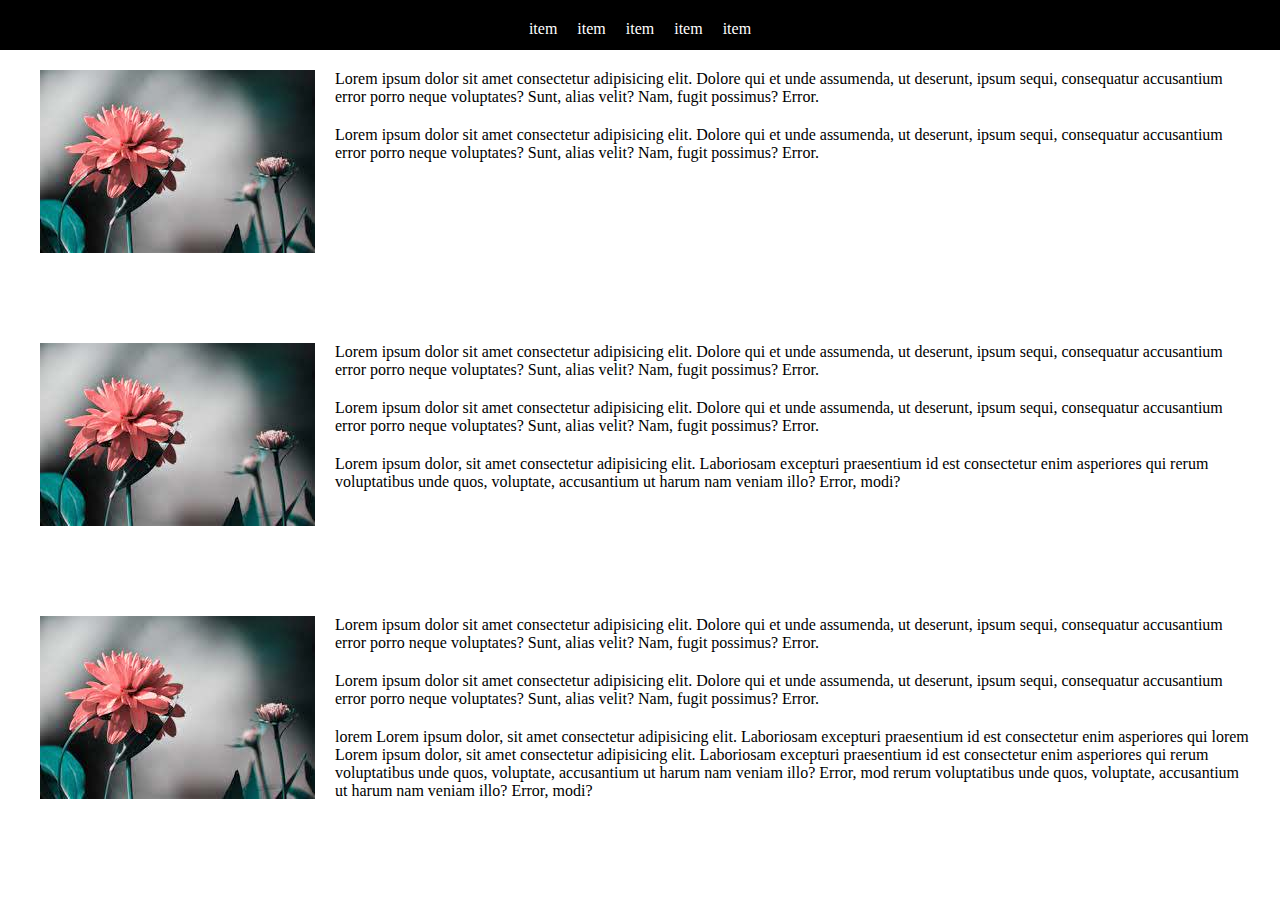
<file: ex-1/index.html>
<!DOCTYPE html>
<html lang="en">
<head>
    <meta charset="UTF-8">
    <meta name="viewport" content="width=device-width, initial-scale=1.0">
    <title>Menu</title>
    <link rel="stylesheet" href="./master.css">
</head>
<body>
    <nav>
        <a href="#menu" class="icon menu-icon">
            <span></span>
            <span></span>
            <span></span>
        </a>
        <ul id="menu">
            <li><a href="">item</a></li> 
            <li><a href="">item</a></li> 
            <li><a href="">item</a></li> 
            <li><a href="">item</a></li> 
            <li><a href="">item</a></li> 
        </ul>
        <a href="#" class="icon close-icon">
            <span></span>
            <span></span>
        </a>
    </nav>
    <main>
        <div class="card">
            <img src="./download.jpg" alt="">
            <div>
                <p>Lorem ipsum dolor sit amet consectetur adipisicing elit. Dolore qui et unde assumenda, ut deserunt, ipsum sequi, consequatur accusantium error porro neque voluptates? Sunt, alias velit? Nam, fugit possimus? Error.
                <p>Lorem ipsum dolor sit amet consectetur adipisicing elit. Dolore qui et unde assumenda, ut deserunt, ipsum sequi, consequatur accusantium error porro neque voluptates? Sunt, alias velit? Nam, fugit possimus? Error.
        
            </div>

        </div>
        <div  class="card">
            <img src="./download.jpg" alt="">
            <div>
                <p>Lorem ipsum dolor sit amet consectetur adipisicing elit. Dolore qui et unde assumenda, ut deserunt, ipsum sequi, consequatur accusantium error porro neque voluptates? Sunt, alias velit? Nam, fugit possimus? Error.
                <p>Lorem ipsum dolor sit amet consectetur adipisicing elit. Dolore qui et unde assumenda, ut deserunt, ipsum sequi, consequatur accusantium error porro neque voluptates? Sunt, alias velit? Nam, fugit possimus? Error.
                <p>Lorem ipsum dolor, sit amet consectetur adipisicing elit. Laboriosam excepturi praesentium id est consectetur enim asperiores qui rerum voluptatibus unde quos, voluptate, accusantium ut harum nam veniam illo? Error, modi?

                </p>
            </div>
        </div>
        <div class="card">
            <img src="./download.jpg" alt="">
            <div>
                <p>Lorem ipsum dolor sit amet consectetur adipisicing elit. Dolore qui et unde assumenda, ut deserunt, ipsum sequi, consequatur accusantium error porro neque voluptates? Sunt, alias velit? Nam, fugit possimus? Error.
                <p>Lorem ipsum dolor sit amet consectetur adipisicing elit. Dolore qui et unde assumenda, ut deserunt, ipsum sequi, consequatur accusantium error porro neque voluptates? Sunt, alias velit? Nam, fugit possimus? Error.
                <p> lorem Lorem ipsum dolor, sit amet consectetur adipisicing elit. Laboriosam excepturi praesentium id est consectetur enim asperiores qui lorem Lorem ipsum dolor, sit amet consectetur adipisicing elit. Laboriosam excepturi praesentium id est consectetur enim asperiores qui rerum voluptatibus unde quos, voluptate, accusantium ut harum nam veniam illo? Error, mod rerum voluptatibus unde quos, voluptate, accusantium ut harum nam veniam illo? Error, modi?
                    
                </p>
            </div>


        </div>

       
    </main>
    
</body>
</html>
</file>
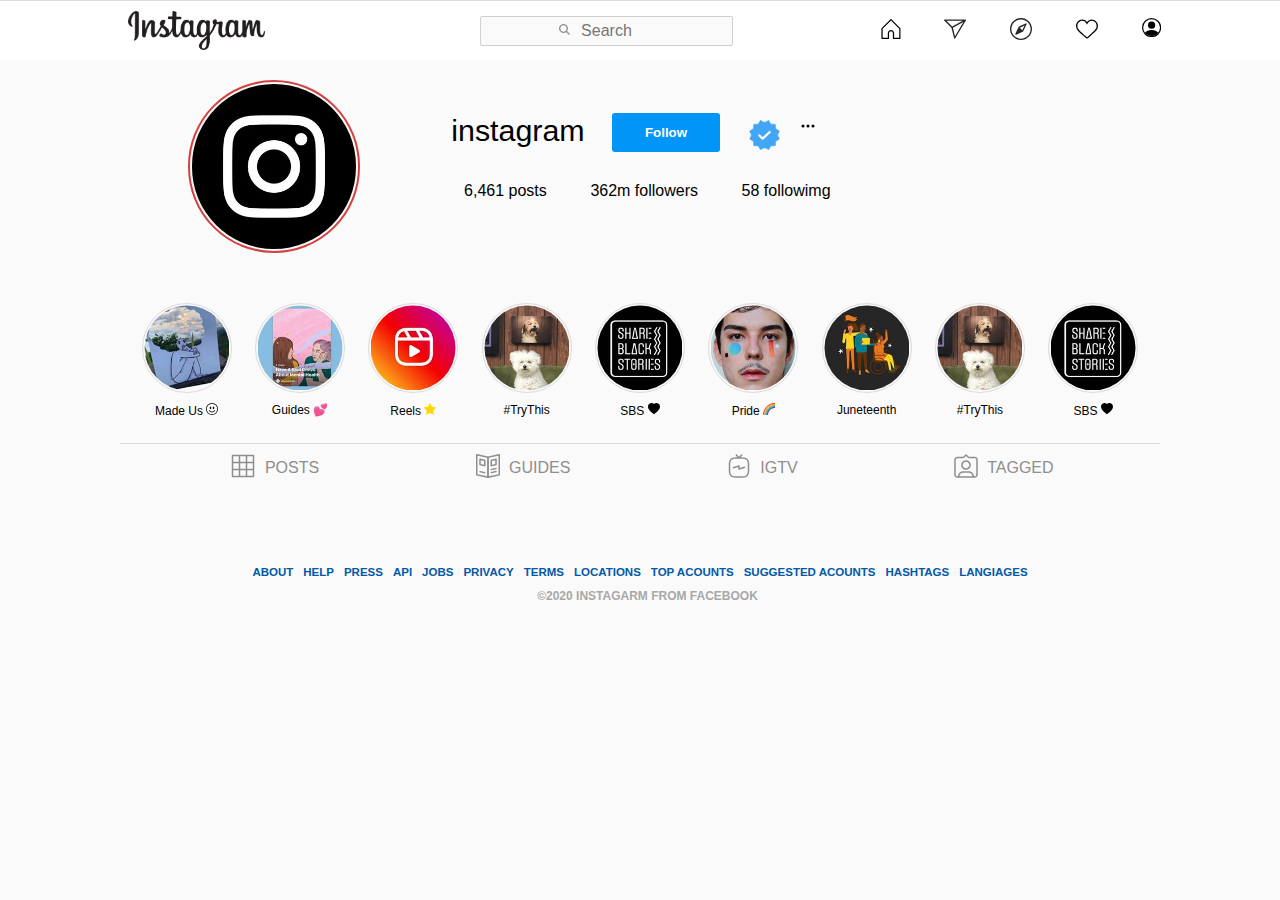
<file: ex-2/index.html>
<!DOCTYPE html>
<html lang="en">
<head>
    <meta charset="UTF-8">
    <meta name="viewport" content="width=device-width, initial-scale=1.0">
    <title>Instagram</title>
    <link rel="stylesheet" href="./css/master.min.css">
</head>
<body >
    <nav class="col-xs-12 col-sm-12  row">
        <div class="dis1 col-sm-3 nav-left">
            <img src="./img/insta.png" alt="">
        </div>
        <div  class="dis2 col-sm-5">
            <input type="text" placeholder="Search" class="search ">
            <img src="./img/search.png" alt="" class="search-sign">
            <a href="" class="close">
                <img src="./img/close.png" alt="">
            </a>
        </div>
        <div class="nav-mobile col-xs-12 col-sm-4">
                <a href="">
                    <svg aria-label="Home" class="_8-yf5 " fill="black" height="22" viewBox="0 0 48 48" width="20">
                        <path
                            d="M45.3 48H30c-.8 0-1.5-.7-1.5-1.5V34.2c0-2.6-2-4.6-4.6-4.6s-4.6 2-4.6 4.6v12.3c0 .8-.7 1.5-1.5 1.5H2.5c-.8 0-1.5-.7-1.5-1.5V23c0-.4.2-.8.4-1.1L22.9.4c.6-.6 1.5-.6 2.1 0l21.5 21.5c.4.4.6 1.1.3 1.6 0 .1-.1.1-.1.2v22.8c.1.8-.6 1.5-1.4 1.5zm-13.8-3h12.3V23.4L24 3.6l-20 20V45h12.3V34.2c0-4.3 3.3-7.6 7.6-7.6s7.6 3.3 7.6 7.6V45z">
                        </path>
                    </svg>
                </a>
                <a href="" >
                    <span class="searchicon-plus" >
                        <svg width="1.1em" height="1.1em" viewBox="0 0 16 16" class="bi bi-search" fill="black" xmlns="http://www.w3.org/2000/svg">
                            <path fill-rule="evenodd" d="M10.442 10.442a1 1 0 0 1 1.415 0l3.85 3.85a1 1 0 0 1-1.414 1.415l-3.85-3.85a1 1 0 0 1 0-1.415z"/>
                            <path fill-rule="evenodd" d="M6.5 12a5.5 5.5 0 1 0 0-11 5.5 5.5 0 0 0 0 11zM13 6.5a6.5 6.5 0 1 1-13 0 6.5 6.5 0 0 1 13 0z"/>
                          </svg>
                    </span>   
                    <span class="direct-people" >
                        <svg  aria-label="Direct" class="_8-yf5" fill="#262626" height="22" viewBox="0 0 48 48" width="22">
                            <path d="M47.8 3.8c-.3-.5-.8-.8-1.3-.8h-45C.9 3.1.3 3.5.1 4S0 5.2.4 5.7l15.9 15.6 5.5 22.6c.1.6.6 1 1.2 1.1h.2c.5 0 1-.3 1.3-.7l23.2-39c.4-.4.4-1 .1-1.5zM5.2 6.1h35.5L18 18.7 5.2 6.1zm18.7 33.6l-4.4-18.4L42.4 8.6 23.9 39.7z">
                            </path>
                        </svg>
                    </span>
                </a>
                
                
                <a href="">
                    <span class="direct-people">
                        <svg aria-label="Find People" class="_8-yf5 " fill="#262626" height="22" viewBox="0 0 48 48" width="22">
                            <path clip-rule="evenodd"
                                d="M24 0C10.8 0 0 10.8 0 24s10.8 24 24 24 24-10.8 24-24S37.2 0 24 0zm0 45C12.4 45 3 35.6 3 24S12.4 3 24 3s21 9.4 21 21-9.4 21-21 21zm10.2-33.2l-14.8 7c-.3.1-.6.4-.7.7l-7 14.8c-.3.6-.2 1.3.3 1.7.3.3.7.4 1.1.4.2 0 .4 0 .6-.1l14.8-7c.3-.1.6-.4.7-.7l7-14.8c.3-.6.2-1.3-.3-1.7-.4-.5-1.1-.6-1.7-.3zm-7.4 15l-5.5-5.5 10.5-5-5 10.5z"
                                fill-rule="evenodd"></path>
                        </svg>
                    </span>
                    <span class="searchicon-plus">
                        <svg width="1em" height="1em" viewBox="0 0 16 16" class="bi bi-plus-square" fill="black" xmlns="http://www.w3.org/2000/svg">
                            <path fill-rule="evenodd" d="M14 1H2a1 1 0 0 0-1 1v12a1 1 0 0 0 1 1h12a1 1 0 0 0 1-1V2a1 1 0 0 0-1-1zM2 0a2 2 0 0 0-2 2v12a2 2 0 0 0 2 2h12a2 2 0 0 0 2-2V2a2 2 0 0 0-2-2H2z"/>
                            <path fill-rule="evenodd" d="M8 4a.5.5 0 0 1 .5.5v3h3a.5.5 0 0 1 0 1h-3v3a.5.5 0 0 1-1 0v-3h-3a.5.5 0 0 1 0-1h3v-3A.5.5 0 0 1 8 4z"/>
                          </svg>

                    </span>
                   
                </a>
                <a href="">
                    <svg aria-label="Activity Feed" class="_8-yf5 " fill="black" height="22" viewBox="0 0 48 48"
                        width="22">
                        <path
                            d="M34.6 6.1c5.7 0 10.4 5.2 10.4 11.5 0 6.8-5.9 11-11.5 16S25 41.3 24 41.9c-1.1-.7-4.7-4-9.5-8.3-5.7-5-11.5-9.2-11.5-16C3 11.3 7.7 6.1 13.4 6.1c4.2 0 6.5 2 8.1 4.3 1.9 2.6 2.2 3.9 2.5 3.9.3 0 .6-1.3 2.5-3.9 1.6-2.3 3.9-4.3 8.1-4.3m0-3c-4.5 0-7.9 1.8-10.6 5.6-2.7-3.7-6.1-5.5-10.6-5.5C6 3.1 0 9.6 0 17.6c0 7.3 5.4 12 10.6 16.5.6.5 1.3 1.1 1.9 1.7l2.3 2c4.4 3.9 6.6 5.9 7.6 6.5.5.3 1.1.5 1.6.5.6 0 1.1-.2 1.6-.5 1-.6 2.8-2.2 7.8-6.8l2-1.8c.7-.6 1.3-1.2 2-1.7C42.7 29.6 48 25 48 17.6c0-8-6-14.5-13.4-14.5z">
                        </path>
                    </svg>
                </a>
                <a href="">
                    <svg width="1.2em" height="1.2em" viewBox="0 0 16 16" class="bi bi-person-circle" fill="black" xmlns="http://www.w3.org/2000/svg">
                        <path d="M13.468 12.37C12.758 11.226 11.195 10 8 10s-4.757 1.225-5.468 2.37A6.987 6.987 0 0 0 8 15a6.987 6.987 0 0 0 5.468-2.63z"/>
                        <path fill-rule="evenodd" d="M8 9a3 3 0 1 0 0-6 3 3 0 0 0 0 6z"/>
                        <path fill-rule="evenodd" d="M8 1a7 7 0 1 0 0 14A7 7 0 0 0 8 1zM0 8a8 8 0 1 1 16 0A8 8 0 0 1 0 8z"/>
                      </svg>
                </a>
            
           </div>
           
      </nav>
    <header >
        <section class="col-xs-12 header-up">
            <div class="col-xs-4 header-right">
                <img src="./img/logo-insta.jpg" alt="">
            </div>
            <div class="col-xs-8 heading">
                <span class="header-left">
                    <span class="insta">instagram</span>
                    <button class="btn1">
                        Follow
                    </button>
                    <img src="./img/bluetike.png" alt="">
                    <span class="dots">
                        <svg width="1em" height="1em" viewBox="0 0 16 16" class="bi bi-three-dots" fill="currentColor" xmlns="http://www.w3.org/2000/svg">
                            <path fill-rule="evenodd" d="M3 9.5a1.5 1.5 0 1 1 0-3 1.5 1.5 0 0 1 0 3zm5 0a1.5 1.5 0 1 1 0-3 1.5 1.5 0 0 1 0 3zm5 0a1.5 1.5 0 1 1 0-3 1.5 1.5 0 0 1 0 3z"/>
                          </svg>
                    </span>
                </span>
                <span class="header-left">
                    <button class="btn2">
                        Follow
                    </button>
                    <section class="col-xs-12 main2-768">
                        <div class="grid2"><span class="num-black">6,461 </span><span class="words-grey">posts</span></div>
                        <div class="grid2"><span class="num-black" >362m </span><span class="words-grey" >followers</span></div>
                        <div class="grid2"><span class="num-black">58 </span><span class="words-grey">followimg</span></div>
                        
            
                    </section>
                    
                
                
            </div>

        </section>
        <div class="col-xs 12 header-down">
            <span><h4>Instagram</h4></span> 
            <span class="light">#ShareBlackStories</span>
            <span class="bold"><a href=""> about.instagram.com/blog/announcements/introducing-instagram-reels-announcements </a></span>
        </div>
        <div class="last">
            <span>Followed by <a href="">thedailyshow, maxcomedian, selenagomez, </a>+69 more</span>

        </div>
        
        
    </header>




    <main>
        <section class="main1 col-xs-12">
            <div class="step2">
                <ul>
                    <li class="col-xs-3 col-sm-3" ><a href=""><figure>
                        <img src="./img/madeus.jpg" alt="">
                        <figcaption>Made Us <svg width="1em" height="1em" viewBox="0 0 16 16" class="bi bi-emoji-smile" fill="currentColor" xmlns="http://www.w3.org/2000/svg">
                            <path fill-rule="evenodd" d="M8 15A7 7 0 1 0 8 1a7 7 0 0 0 0 14zm0 1A8 8 0 1 0 8 0a8 8 0 0 0 0 16z"/>
                            <path fill-rule="evenodd" d="M4.285 9.567a.5.5 0 0 1 .683.183A3.498 3.498 0 0 0 8 11.5a3.498 3.498 0 0 0 3.032-1.75.5.5 0 1 1 .866.5A4.498 4.498 0 0 1 8 12.5a4.498 4.498 0 0 1-3.898-2.25.5.5 0 0 1 .183-.683z"/>
                            <path d="M7 6.5C7 7.328 6.552 8 6 8s-1-.672-1-1.5S5.448 5 6 5s1 .672 1 1.5zm4 0c0 .828-.448 1.5-1 1.5s-1-.672-1-1.5S9.448 5 10 5s1 .672 1 1.5z"/>
                          </svg></figcaption>
                    </figure></a></li>
                    <li class="col-xs-3 col-sm-3" ><a href=""><figure>
                        <img src="./img/vision.jpg" alt="">
                        <figcaption>Guides 💕</figcaption>
                    </figure></a></li>
                    <li class="col-xs-3" ><a href=""><figure>
                        <img src="./img/reels.jpg" alt="">
                        <figcaption>Reels <svg width="1em" height="1em" viewBox="0 0 16 16" class="bi bi-star-fill" fill="gold" xmlns="http://www.w3.org/2000/svg">
                            <path d="M3.612 15.443c-.386.198-.824-.149-.746-.592l.83-4.73L.173 6.765c-.329-.314-.158-.888.283-.95l4.898-.696L7.538.792c.197-.39.73-.39.927 0l2.184 4.327 4.898.696c.441.062.612.636.283.95l-3.523 3.356.83 4.73c.078.443-.36.79-.746.592L8 13.187l-4.389 2.256z"/>
                          </svg></figcaption>
                    </figure></a></li>
                    <li class="col-xs-3 col-sm-3" ><a href=""><figure>
                        <img src="./img/trythis.jpg" alt="">
                        <figcaption>#TryThis</figcaption>
                    </figure></a></li>
                    <li class="col-xs-3 col-sm-3" ><a href=""><figure>
                        <img src="./img/sbs.jpg" alt="">
                        <figcaption>SBS <svg width="1em" height="1em" viewBox="0 0 16 16" class="bi bi-heart-fill" fill="currentColor" xmlns="http://www.w3.org/2000/svg">
                            <path fill-rule="evenodd" d="M8 1.314C12.438-3.248 23.534 4.735 8 15-7.534 4.736 3.562-3.248 8 1.314z"/>
                          </svg></figcaption>
                    </figure></a></li>
                    <li class="col-xs-3 col-sm-3" ><a href=""><figure>
                        <img src="./img/pride.jpg" alt="">
                        <figcaption>Pride <svg  id="Capa_1" enable-background="new 0 0 496.943 496.943" height="12" viewBox="0 0 496.943 496.943" width="12" xmlns="http://www.w3.org/2000/svg"><g><path d="m466.943.842-30 44.362 45-.26 15-15v-22.437c0-4.196-3.443-7.57-7.638-7.506-7.495.116-14.95.399-22.362.841z" fill="#a94525"/><path d="m7.506 496.943h22.437l15-15c0-236.328 187.598-428.832 422-436.74v-44.361c-258.002 15.362-463.011 227.536-466.942 488.462-.063 4.195 3.31 7.639 7.505 7.639z" fill="#ff3c19"/><path d="m466.943 30.891-30 44.327 45-.275 15-15v-30c-10.077 0-20.081.319-30 .948z" fill="#ff5f21"/><path d="m29.943 496.943h30l15-15c0-219.758 174.17-398.832 392-406.725v-44.327c-243.937 15.466-437 218.212-437 466.052z" fill="#ff8229"/><path d="m466.943 60.964-30 44.274 45-.295 15-15v-30c-10.084 0-20.086.349-30 1.021z" fill="#ffa630"/><path d="m59.943 496.943h30l15-15c0-203.188 160.742-368.829 362-376.705v-44.274c-227.354 15.416-407 204.714-407 435.979z" fill="#ffc938"/><path d="m466.943 91.038-30 44.23 45-.325 15-15v-30c-10.09 0-20.093.373-30 1.095z" fill="#5b9b40"/><path d="m89.943 496.943h30l15-15c0-186.617 147.317-338.819 332-346.675v-44.23c-210.771 15.357-377 191.215-377 405.905z" fill="#70ae3e"/><path d="m466.943 121.124-30 44.181 45-.363 15-15v-30c-10.098.001-20.102.403-30 1.182z" fill="#3193e0"/><path d="m119.943 496.943h30l15-15c0-170.045 133.892-308.805 302-316.637v-44.181c-194.185 15.288-347 177.704-347 375.818z" fill="#26abff"/><path d="m466.943 151.227-30 44.104 45-.388 15-15v-30c-10.107 0-20.112.437-30 1.284z" fill="#4663a2"/><path d="m149.943 496.943h30l15-15c0-153.474 120.467-278.809 272-286.612v-44.104c-177.596 15.209-317 164.18-317 345.716z" fill="#3b7bc1"/><path d="m496.943 179.943c-10.12 0-20.123.495-30 1.422l-20 15.067 20 15.067c7.475-.776 15.033-1.27 22.667-1.464 4.075-.103 7.333-3.415 7.333-7.491z" fill="#302c4c"/><path d="m179.943 496.943h22.603c4.073 0 7.387-3.253 7.489-7.324 3.634-145.049 114.886-263.366 256.908-278.119v-30.134c-161.001 15.116-287 150.622-287 315.577z" fill="#5b3364"/></g></svg>
                        </figcaption>
                    </figure></a></li>
                    <li class="col-xs-3 col-sm-3" ><a href=""><figure>
                        <img src="./img/june.jpg" alt="">
                        <figcaption>Juneteenth</figcaption>
                    </figure></a></li>
                    <li class="col-xs-3 col-sm-3" ><a href=""><figure>
                        <img src="./img/trythis.jpg" alt="">
                        <figcaption>#TryThis</figcaption>
                    </figure></a></li>
                    <li class="col-xs-3 col-sm-3" ><a href=""><figure>
                        <img src="./img/sbs.jpg" alt="">
                        <figcaption>SBS <svg width="1em" height="1em" viewBox="0 0 16 16" class="bi bi-heart-fill" fill="currentColor" xmlns="http://www.w3.org/2000/svg">
                            <path fill-rule="evenodd" d="M8 1.314C12.438-3.248 23.534 4.735 8 15-7.534 4.736 3.562-3.248 8 1.314z"/>
                          </svg></figcaption>
                    </figure></a></li>
                    
                </ul>
            </div>
            


        </section>
        <section class="col-xs-12 main2">
            <div class="grid2"><span class="num-black">6,461</span><span class="words-grey">posts</span></div>
            <div class="grid2"><span class="num-black" >362m</span><span class="words-grey" >followers</span></div>
            <div class="grid2"><span class="num-black">58</span><span class="words-grey">followimg</span></div>
            

        </section>
        <section>
            <div class="tab col-12 ">
                <a href="#pic" class="col-3">
                    <svg aria-label="Posts" class="_8-yf5 " fill="#8e8e8e" height="24" viewBox="0 0 48 48" width="24">
                        <path clip-rule="evenodd"
                            d="M45 1.5H3c-.8 0-1.5.7-1.5 1.5v42c0 .8.7 1.5 1.5 1.5h42c.8 0 1.5-.7 1.5-1.5V3c0-.8-.7-1.5-1.5-1.5zm-40.5 3h11v11h-11v-11zm0 14h11v11h-11v-11zm11 25h-11v-11h11v11zm14 0h-11v-11h11v11zm0-14h-11v-11h11v11zm0-14h-11v-11h11v11zm14 28h-11v-11h11v11zm0-14h-11v-11h11v11zm0-14h-11v-11h11v11z"
                            fill-rule="evenodd"></path>
                    </svg> 
                    <span>POSTS</span>
                     
                </a>
                <a href="#news" class="col-3">
                    <svg aria-label="Guides" class="_8-yf5 " fill="#8e8e8e" height="24" viewBox="0 0 48 48" width="24"><path d="M24 48h-.3L1.2 43c-.7-.2-1.2-.8-1.2-1.5v-40C0 1 .2.6.6.3s.8-.4 1.2-.3l22.5 5c.7.2 1.2.8 1.2 1.5v40c0 .5-.2.9-.6 1.2-.2.2-.6.3-.9.3zM3 40.3l19.5 4.3V7.7L3 3.4v36.9z"></path><path d="M24 48c-.3 0-.7-.1-.9-.3-.4-.3-.6-.7-.6-1.2v-40c0-.7.5-1.3 1.2-1.5l22.5-5c.4-.1.9 0 1.3.3.3.3.5.7.5 1.2v40c0 .7-.5 1.3-1.2 1.5l-22.5 5H24zm1.5-40.3v36.9L45 40.3V3.4L25.5 7.7z"></path><path d="M30.5 38.8c-.7 0-1.3-.5-1.5-1.2-.2-.8.3-1.6 1.1-1.8l9.5-2.1c.8-.2 1.6.3 1.8 1.1.2.8-.3 1.6-1.1 1.8l-9.5 2.1c-.1.1-.2.1-.3.1zm-13 0h-.3l-9.5-2.1c-.8-.2-1.3-1-1.1-1.8.2-.8 1-1.3 1.8-1.1l9.5 2.1c.8.2 1.3 1 1.1 1.8-.2.6-.8 1.1-1.5 1.1zm0-14h-.3l-9.5-2.1c-.7-.2-1.2-.8-1.2-1.5V10.7c0-.5.2-.9.6-1.2.4-.3.8-.4 1.3-.3l9.5 2.1c.7.2 1.2.8 1.2 1.5v10.5c0 .5-.2.9-.6 1.2-.3.2-.7.3-1 .3zm-8-4.8l6.5 1.4V14l-6.5-1.4V20zm21 4.8c-.3 0-.7-.1-.9-.3-.4-.3-.6-.7-.6-1.2V12.8c0-.7.5-1.3 1.2-1.5l9.5-2.1c.4-.1.9 0 1.3.3s.6.7.6 1.2v10.5c0 .7-.5 1.3-1.2 1.5l-9.5 2.1h-.4zM32 14v7.4l6.5-1.4v-7.4L32 14zm8 7.2zm-9.5 11.6c-.7 0-1.3-.5-1.5-1.2-.2-.8.3-1.6 1.1-1.8l9.5-2.1c.8-.2 1.6.3 1.8 1.1s-.3 1.6-1.1 1.8l-9.5 2.1c-.1.1-.2.1-.3.1z"></path></svg>
                    <span>GUIDES</span>
                </a>
                <a href="#IG" class="col-3">
                    <svg aria-label="Posts" class="_8-yf5 " fill="#8e8e8e" height="24" viewBox="0 0 48 48" width="24">
                        <path
                            d="M41 10c-2.2-2.1-4.8-3.5-10.4-3.5h-3.3L30.5 3c.6-.6.5-1.6-.1-2.1-.6-.6-1.6-.5-2.1.1L24 5.6 19.7 1c-.6-.6-1.5-.6-2.1-.1-.6.6-.7 1.5-.1 2.1l3.2 3.5h-3.3C11.8 6.5 9.2 7.9 7 10c-2.1 2.2-3.5 4.8-3.5 10.4v13.1c0 5.7 1.4 8.3 3.5 10.5 2.2 2.1 4.8 3.5 10.4 3.5h13.1c5.7 0 8.3-1.4 10.5-3.5 2.1-2.2 3.5-4.8 3.5-10.4V20.5c0-5.7-1.4-8.3-3.5-10.5zm.5 23.6c0 5.2-1.3 7-2.6 8.3-1.4 1.3-3.2 2.6-8.4 2.6H17.4c-5.2 0-7-1.3-8.3-2.6-1.3-1.4-2.6-3.2-2.6-8.4v-13c0-5.2 1.3-7 2.6-8.3 1.4-1.3 3.2-2.6 8.4-2.6h13.1c5.2 0 7 1.3 8.3 2.6 1.3 1.4 2.6 3.2 2.6 8.4v13zM34.6 25l-9.1 2.8v-3.7c0-.5-.2-.9-.6-1.2-.4-.3-.9-.4-1.3-.2l-11.1 3.4c-.8.2-1.2 1.1-1 1.9.2.8 1.1 1.2 1.9 1l9.1-2.8v3.7c0 .5.2.9.6 1.2.3.2.6.3.9.3.1 0 .3 0 .4-.1l11.1-3.4c.8-.2 1.2-1.1 1-1.9s-1.1-1.2-1.9-1z">
                        </path>
                    </svg>
                    <span>IGTV</span>
                </a>
                <a href="#post" class="col-3">
                    <svg aria-label="Tagged" class="_8-yf5 " fill="#8e8e8e" height="24" viewBox="0 0 48 48" width="24">
                        <path
                            d="M41.5 5.5H30.4c-.5 0-1-.2-1.4-.6l-4-4c-.6-.6-1.5-.6-2.1 0l-4 4c-.4.4-.9.6-1.4.6h-11c-3.3 0-6 2.7-6 6v30c0 3.3 2.7 6 6 6h35c3.3 0 6-2.7 6-6v-30c0-3.3-2.7-6-6-6zm-29.4 39c-.6 0-1.1-.6-1-1.2.7-3.2 3.5-5.6 6.8-5.6h12c3.4 0 6.2 2.4 6.8 5.6.1.6-.4 1.2-1 1.2H12.1zm32.4-3c0 1.7-1.3 3-3 3h-.6c-.5 0-.9-.4-1-.9-.6-5-4.8-8.9-9.9-8.9H18c-5.1 0-9.4 3.9-9.9 8.9-.1.5-.5.9-1 .9h-.6c-1.7 0-3-1.3-3-3v-30c0-1.7 1.3-3 3-3h11.1c1.3 0 2.6-.5 3.5-1.5L24 4.1 26.9 7c.9.9 2.2 1.5 3.5 1.5h11.1c1.7 0 3 1.3 3 3v30zM24 12.5c-5.3 0-9.6 4.3-9.6 9.6s4.3 9.6 9.6 9.6 9.6-4.3 9.6-9.6-4.3-9.6-9.6-9.6zm0 16.1c-3.6 0-6.6-2.9-6.6-6.6 0-3.6 2.9-6.6 6.6-6.6s6.6 2.9 6.6 6.6c0 3.6-3 6.6-6.6 6.6z">
                        </path>
                    </svg>
                    <span>TAGGED</span>
                </a>
            </div>
        </section>
        <div class="gallery col-xs-12" id="pic">
            <figure>
                <img src="./img/1.jpg" alt="">
                <span class="ph-li">
                    <img src="./img/igtv.svg" alt="">
                 </span>
                <div class="shadow">
                    <span class="like">
                        <img src="./img/heart.png" alt="">
                        <span>487</span>
                    </span>
                    <span class="message">
                        <img src="./img/comment.png" alt="">
                        <span>13m</span>
                    </span>
                </div>

            </figure>
            <figure>
                <img src="./img/2.jpg" alt="">
                <span class="ph-li">
                    <img src="./img/video.png" alt="">
                 </span>
                <div class="shadow">
                    <span class="like">
                        <img src="./img/heart.png" alt="">
                        <span>487</span>
                    </span>
                    <span class="message">
                        <img src="./img/comment.png" alt="">
                        <span>13m</span>
                    </span>
                </div>
            </figure>
            <figure>
                <img src="./img/3.jpg" alt="">
                <div class="shadow">
                    <span class="like">
                        <img src="./img/heart.png" alt="">
                        <span>487</span>
                    </span>
                    <span class="message">
                        <img src="./img/comment.png" alt="">
                        <span>13m</span>
                    </span>
                </div>
            </figure>
            <figure>
                <img src="./img/4.jpg" alt="">
                
                <div class="shadow">
                    <span class="like">
                        <img src="./img/heart.png" alt="">
                        <span>73</span>
                    </span>
                    <span class="message">
                        <img src="./img/comment.png" alt="">
                        <span>396k</span>
                    </span>
            </figure>
            <figure>
                <img src="img/5.jpg" alt="">
                <div class="shadow">
                    <span class="like">
                        <img src="./img/heart.png" alt="">
                        <span>487</span>
                    </span>
                    <span class="message">
                        <img src="./img/comment.png" alt="">
                        <span>13m</span>
                    </span>
                </div>            
            </figure>
            <figure>
                <img src="./img/6.jpg" alt="">
                <span class="ph-li">
                    <img src="./img/video.png" alt="">
                 </span>
                <div class="shadow">
                    <span class="like">
                        <img src="./img/heart.png" alt="">
                        <span>487</span>
                    </span>
                    <span class="message">
                        <img src="./img/comment.png" alt="">
                        <span>13m</span>
                    </span>
                </div>          
              </figure>
            <figure>
                <img src="./img/7.jpg" alt="">
                <span class="ph-li">
                    <svg stroke="#fff" fill="#fff" width="1.2em" height="1.2em" viewBox="0 0 16 16" class="bi bi-back" fill="currentColor" xmlns="http://www.w3.org/2000/svg">
                        <path fill-rule="evenodd" d="M0 2a2 2 0 0 1 2-2h8a2 2 0 0 1 2 2v2h2a2 2 0 0 1 2 2v8a2 2 0 0 1-2 2H6a2 2 0 0 1-2-2v-2H2a2 2 0 0 1-2-2V2zm2-1a1 1 0 0 0-1 1v8a1 1 0 0 0 1 1h8a1 1 0 0 0 1-1V2a1 1 0 0 0-1-1H2z"/>
                      </svg>
                 </span>
                <div class="shadow">
                    <span class="like">
                        <img src="./img/heart.png" alt="">
                        <span>4870</span>
                    </span>
                    <span class="message">
                        <img src="./img/comment.png" alt="">
                        <span>3m</span>
                    </span>
                </div>            </figure>
            <figure>
                <img src="img/8.jpg" alt="">
                <div class="shadow">
                    <span class="like">
                        <img src="./img/heart.png" alt="">
                        <span>4087</span>
                    </span>
                    <span class="message">
                        <img src="./img/comment.png" alt="">
                        <span>130m</span>
                    </span>
                </div>
            </figure>
            <figure>
                <img src="./img/9.jpg" alt="">
                <div class="shadow">
                    <span class="like">
                        <img src="./img/heart.png" alt="">
                        <span>87</span>
                    </span>
                    <span class="message">
                        <img src="./img/comment.png" alt="">
                        <span>130k</span>
                    </span>
                </div>           
             </figure>
            <figure>
                <img src="./img/10.jpg" alt="">
                <span class="ph-li">
                    <svg fill="#fff" width="1.2em" height="1.2em" viewBox="0 0 16 16" class="bi bi-back" fill="currentColor" xmlns="http://www.w3.org/2000/svg">
                        <path fill-rule="evenodd" d="M0 2a2 2 0 0 1 2-2h8a2 2 0 0 1 2 2v2h2a2 2 0 0 1 2 2v8a2 2 0 0 1-2 2H6a2 2 0 0 1-2-2v-2H2a2 2 0 0 1-2-2V2zm2-1a1 1 0 0 0-1 1v8a1 1 0 0 0 1 1h8a1 1 0 0 0 1-1V2a1 1 0 0 0-1-1H2z"/>
                      </svg>
                 </span>
                <div class="shadow">
                    <span class="like">
                        <img src="./img/heart.png" alt="">
                        <span>70</span>
                    </span>
                    <span class="message">
                        <img src="./img/comment.png" alt="">
                        <span>1m</span>
                    </span>
                </div>
            </figure>
            <figure>
                <img src="./img/11.jpg" alt="">
                <span class="ph-li">
                    <img src="./img/video.png" alt="">
                 </span>
                <span class="ph-li">
                    <img src="./img/igtv.svg" alt="">
                 </span>
                <div class="shadow">
                    <span class="like">
                        <img src="./img/heart.png" alt="">
                        <span>47</span>
                    </span>
                    <span class="message">
                        <img src="./img/comment.png" alt="">
                        <span>3m</span>
                    </span>
                </div>
            </figure>
            <figure>
                <img src="img/12.jpg" alt="">
                <div class="shadow">
                    <span class="like">
                        <img src="./img/heart.png" alt="">
                        <span>507</span>
                    </span>
                    <span class="message">
                        <img src="./img/comment.png" alt="">
                        <span>43m</span>
                    </span>
                </div>
            </figure>
            <figure>
                <img src="./img/13.jpg" alt="">
                <span class="ph-li">
                    <svg fill="#fff" width="1.2em" height="1.2em" viewBox="0 0 16 16" class="bi bi-back" fill="currentColor" xmlns="http://www.w3.org/2000/svg">
                        <path fill-rule="evenodd" d="M0 2a2 2 0 0 1 2-2h8a2 2 0 0 1 2 2v2h2a2 2 0 0 1 2 2v8a2 2 0 0 1-2 2H6a2 2 0 0 1-2-2v-2H2a2 2 0 0 1-2-2V2zm2-1a1 1 0 0 0-1 1v8a1 1 0 0 0 1 1h8a1 1 0 0 0 1-1V2a1 1 0 0 0-1-1H2z"/>
                      </svg>
                 </span>
                <div class="shadow">
                    <span class="like">
                        <img src="./img/heart.png" alt="">
                        <span>187</span>
                    </span>
                    <span class="message">
                        <img src="./img/comment.png" alt="">
                        <span>103m</span>
                    </span>
                </div>
            </figure>
            <figure>
                <img src="./img/3.jpg" alt="">
                <span class="ph-li">
                    <img src="./img/video.png" alt="">
                 </span>
                <div class="shadow">
                    <span class="like">
                        <img src="./img/heart.png" alt="">
                        <span>487</span>
                    </span>
                    <span class="message">
                        <img src="./img/comment.png" alt="">
                        <span>13m</span>
                    </span>
                </div>
            </figure>
            <figure>
                <img src="./img/4.jpg" alt="">
                <span class="ph-li">
                    <svg fill="#fff" width="1.2em" height="1.2em" viewBox="0 0 16 16" class="bi bi-back" fill="currentColor" xmlns="http://www.w3.org/2000/svg">
                        <path fill-rule="evenodd" d="M0 2a2 2 0 0 1 2-2h8a2 2 0 0 1 2 2v2h2a2 2 0 0 1 2 2v8a2 2 0 0 1-2 2H6a2 2 0 0 1-2-2v-2H2a2 2 0 0 1-2-2V2zm2-1a1 1 0 0 0-1 1v8a1 1 0 0 0 1 1h8a1 1 0 0 0 1-1V2a1 1 0 0 0-1-1H2z"/>
                      </svg>
                 </span>
                <div class="shadow">
                    <span class="like">
                        <img src="./img/heart.png" alt="">
                        <span>73</span>
                    </span>
                    <span class="message">
                        <img src="./img/comment.png" alt="">
                        <span>396k</span>
                    </span>
            </figure>
            <figure>
                <img src="img/5.jpg" alt="">
                
                <div class="shadow">
                    <span class="like">
                        <img src="./img/heart.png" alt="">
                        <span>487</span>
                    </span>
                    <span class="message">
                        <img src="./img/comment.png" alt="">
                        <span>13m</span>
                    </span>
                </div>            
            </figure>
            <figure>
                <img src="./img/6.jpg" alt="">
                <span class="ph-li">
                    <img src="./img/igtv.svg" alt="">
                 </span>
                <div class="shadow">
                    <span class="like">
                        <img src="./img/heart.png" alt="">
                        <span>487</span>
                    </span>
                    <span class="message">
                        <img src="./img/comment.png" alt="">
                        <span>13m</span>
                    </span>
                </div>          
              </figure>
            
        </div>
        <div class="col-xs-6 gallery2" id="news">
            <figure >
                <img src="./img/black.jpg" alt="">
                <div class="video ">
                    
                    <p>21 Posts</p>
                    <p>Act For Racial</p>
                    <p>Justice</p>
                </div>
            </figure>
            

        </div>
        <div class="col-xs-12 gallery3" id="IG">
            <figure >
                <img src="./img/bro.jpg" alt="">
                <div class="video ">
                    <span>6:36</span>
                    <p>It’s @elmo’s World, and We’re All Living in It ❤️t</p>
                </div>
            </figure>
            <figure >
                <img src="./img/selena.jpg" alt="">
                <div class="video ">
                    <span>4:15</span>
                    <p>It’s @elmo’s World, and We’re All Living in It it</p>
                </div>
            </figure>
            <figure >
                <img src="./img/thisisus.jpg" alt="">
                <div class="video ">
                    <span>4:15</span>
                    <p>It’s @elmo’s World, and We’re All Living in It it</p>
                </div>
            </figure >
            <figure >
                <img src="./img/guitar.jpg" alt="">
                <div class="video ">
                    <span>3:54</span>
                    <p>It’s @elmo’s World, and We’re All Living in It it</p>
                </div>
            </figure>
            <figure >
                <img src="./img/vezveziii.jpg" alt="">
                <div class="video col-12">
                    <span>1:30</span>
                    <p>It’s @elmo’s World, and We’re All Living in It it</p>
                </div>
            </figure>

        </div>
        <div class="col-xs-12 gallery4" id="post">
            <figure >
                <img src="./img/post-1.jpg" alt="">
            </figure>
            <figure >
                <img src="./img/post-10.jpg" alt="">
            </figure>
            <figure >
                <img src="./img/post-2.jpg" alt="">
            </figure >
            <figure >
                <img src="./img/post-3.jpg" alt="">
            </figure>
            <figure >
                <img src="./img/post-4.jpg" alt="">
            </figure>
            <figure >
                <img src="./img/post-5.jpg" alt="">
            </figure>
            <figure >
                <img src="./img/post-6.jpg" alt="">
            </figure>
            <figure >
                <img src="./img/post-7.jpg" alt="">
            </figure>
            <figure >
                <img src="./img/post-8.jpg" alt="">
            </figure>
            <figure >
                <img src="./img/post-9.jpg" alt="">
            </figure>
            <figure >
                <img src="./img/post-4.jpg" alt="">
            </figure>

        </div>
    </main>
    <footer >
        <div class="outside ">
            <div class="footer-item ">
                <ul>
                    <li><a href="">ABOUT</a></li>
                    <li><a href="">HELP</a></li>
                    <li><a href="">PRESS</a></li>
                    <li><a href="">API</a></li>
                    <li><a href="">JOBS</a></li>
                    <li ><a href="">PRIVACY</a></li>
                    <li ><a href="">TERMS</a></li>

                </ul>
                
                <ul class="">
                    <li class="item"><a href="">LOCATIONS</a></li>
                    <li><a href="">TOP ACOUNTS</a></li>
                    <li><a href="">SUGGESTED ACOUNTS</a></li>
                </ul>
                <ul>
                    <li><a href="">HASHTAGS</a></li>
                    <li><a href="">LANGIAGES</a></li>
                </ul>
            </div>
        </div>
        <div class="copyright col-sm-12">
            <p>&copy;2020 INSTAGARM FROM FACEBOOK</p>
        </div>
    </footer>
    
    
</body>
</html>
</file>
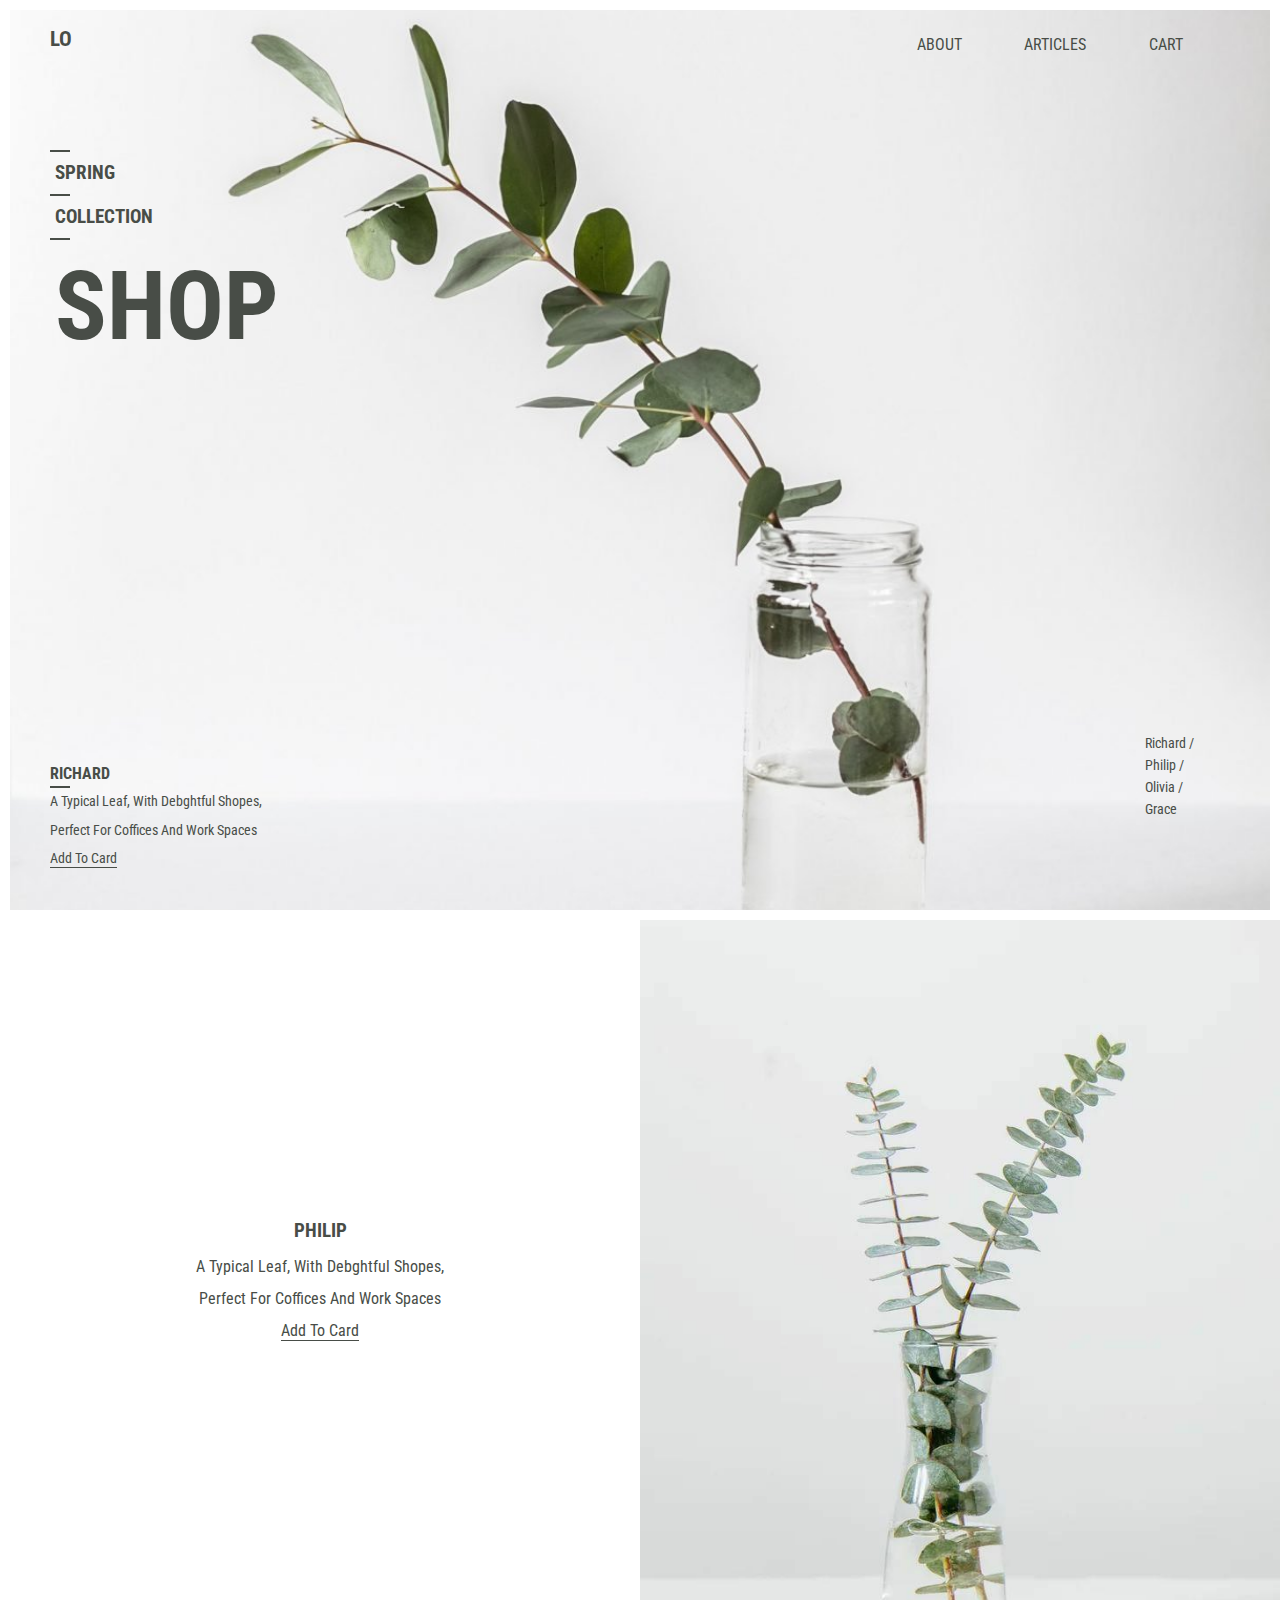
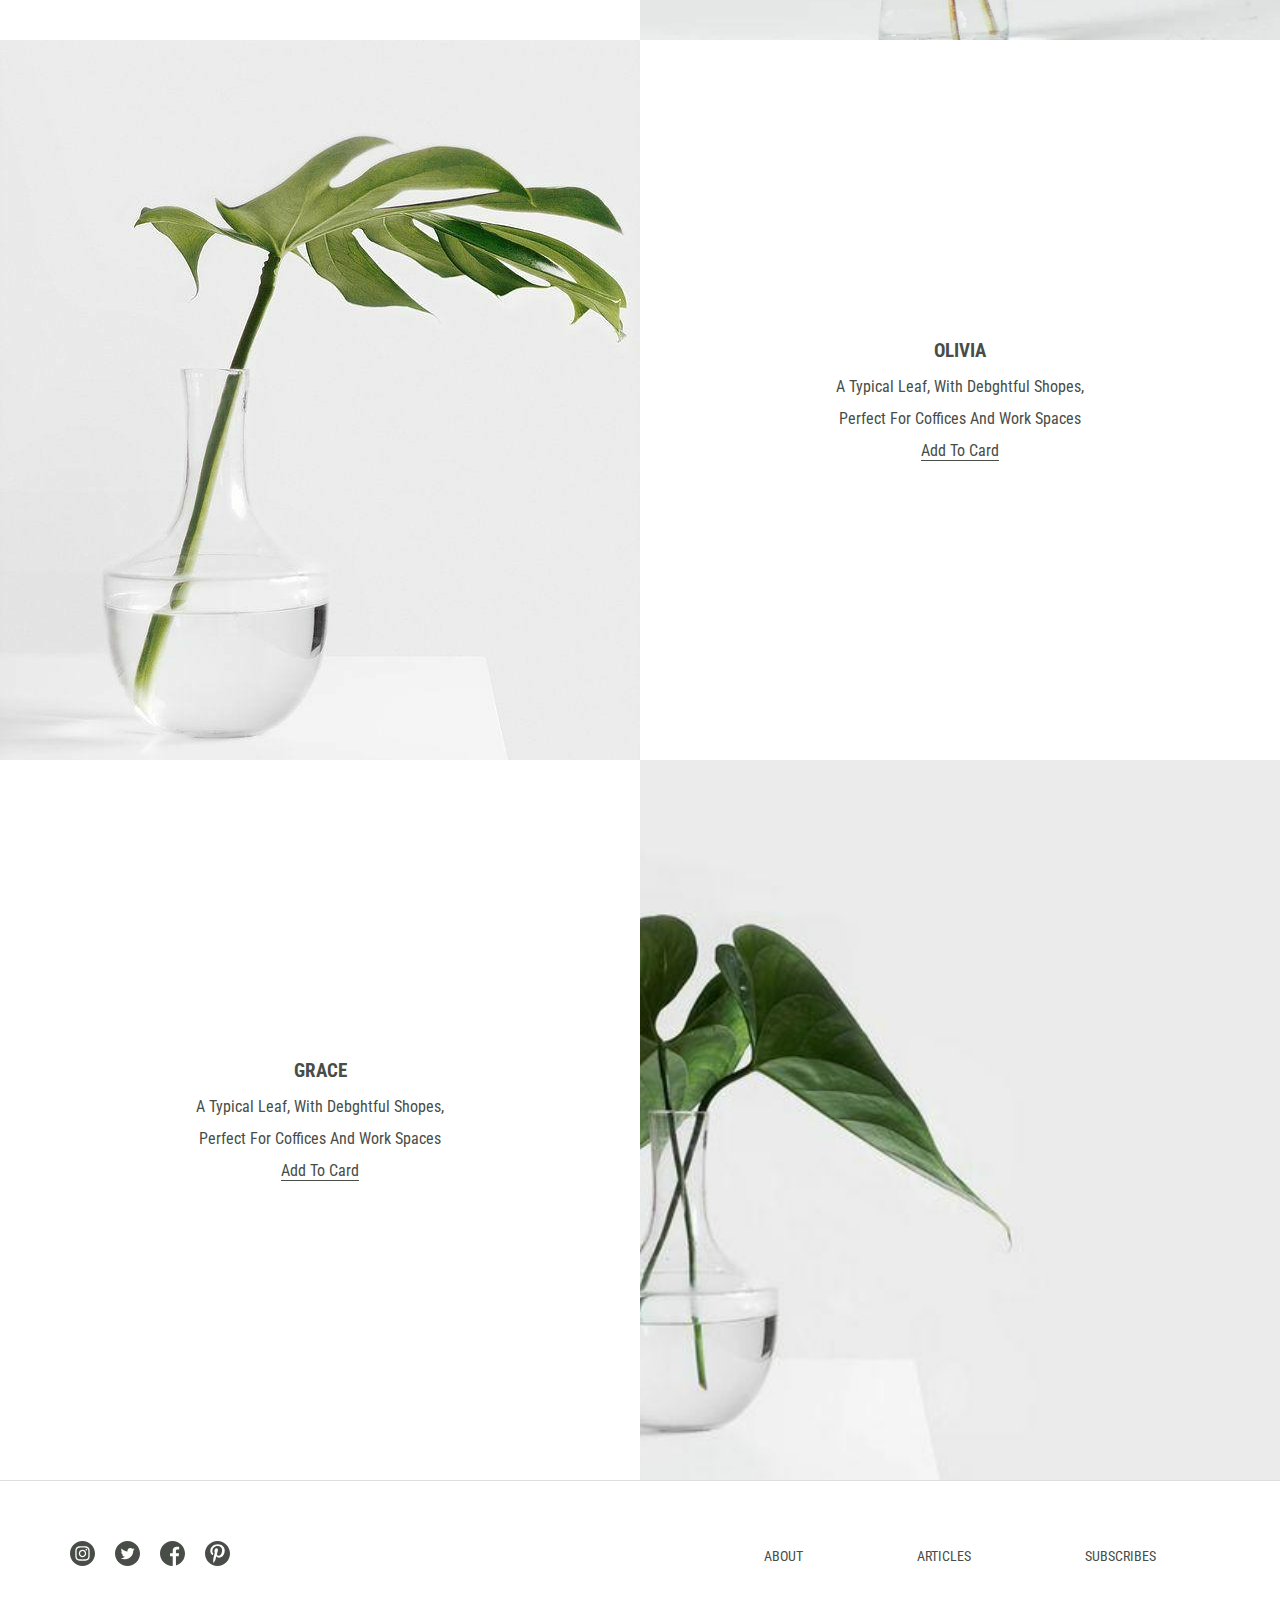
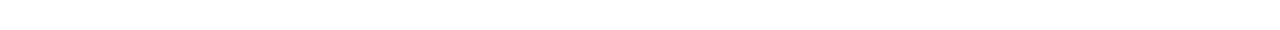
<file: ex-3/index.html>
<!DOCTYPE html>
<html lang="en">
<head>
    <meta charset="UTF-8">
    <meta name="viewport" content="width=device-width, initial-scale=1.0">
    <title>minimal.scss</title>
    <link href="https://fonts.googleapis.com/css2?family=Roboto+Condensed:wght@300;700&display=swap" rel="stylesheet">
    <link rel="stylesheet" href="./css/master.min.css">
</head>
<body>
    <header class="row">
      
        
        <div class=" row col-sm-12 img-right">
            <img src="./img/alex.jpg" alt="">
            <div class="col-sm-4 Horizontal" >
                <a href="#menu" class="menu-icon " >
                    <span></span>
                    <span></span>
                </a>
                
                
                <ul class=" row" id="menu">
                    <li><a href="">ABOUT</a></li>
                    <li><a href="">ARTICLES</a></li>
                    <li><a href="">CART</a></li>
                </ul>
                <a class="close-icon" href="#" >
                    <span></span>
                    <span></span>
                </a>
            </div>
            <div class=" col-sm-1 vertical">
                <ul class="down-right  ">
                    <li>richard /</li>
                    <li>philip /</li>
                    <li>olivia /</li>
                    <li>grace</li>
                </ul>
            </div>
           
            <div class="col-sm-1 left-up">
                <a class="col-sm-1" href="">LO</a>
            </div>
            <div class="col-sm-3 part-left-up-center">
                
                <h3><a href="">spring</a> </h3>
                
                <h3><a href="">collection</a> </h3>
               
                <h1><a href="">shop</a> </h1>
            </div>
            <div class="part-left-down">
                <div>
                    <h3><a href="">richard</a> </h3>
                   
                    <p> a typical leaf, with debghtful shopes,<br>
                         perfect for coffices and work spaces
                    </p>
                    <span><a href=""> add to card </a></span>
                        

                </div>
                
                
            </div>

            
            
            
            
        </div>

    </header>
       
        
   
    <main >
        <div class="row card ">
            <div class="col-sm-6 col-xs-12 text-card">
                <h3><a href="">philip</a> </h3>
                    
                <p> a typical leaf, with debghtful shopes,<br>
                         perfect for coffices and work spaces
                </p>
                <span><a href=""> add to card </a></span>
            </div>
            <div class="col-sm-6 col-xs-12 image">
                <img src="./img/1.jpg" alt="">
            </div>

        </div>
        <div class="row card">
            <div class="col-sm-6 col-xs-12 image order1">
                <img src="./img/2.jpg" alt="">
            </div>
            <div class="col-sm-6 col-xs-12 text-card order2">
                <h3><a href=""> olivia </a> </h3>
                    
                <p> a typical leaf, with debghtful shopes,<br>
                         perfect for coffices and work spaces
                </p>
                <span><a href="">  add to card  </a></span>
            </div>
            </div>

        </div>
        <div class=" row card">
            <div class="col-sm-6 col-xs-12 text-card">
                <h3><a href="">grace</a> </h3>
                    
                <p> a typical leaf, with debghtful shopes,<br>
                    perfect for coffices and work spaces
                </p>
                <span><a href=""> add to card </a></span>
            </div>
            
            <div class="col-sm-6 col-xs-12 image">
                <img src="./img/3.jpg" alt="">
            </div>

        </div>

    </main>
    <footer class="row">
        <div class="col-sm-6 left ">
            <ul class="row left-ul">
                <li><a href=""><img src="./img/i.svg" alt=""></a></li>
                <li><a href=""><img src="./img/t.svg" alt=""></a></li>
                <li><a href=""><img src="./img/f.svg" alt=""></a></li>
                <li><a href=""><img src="./img/p.svg" alt=""></a></li>
            </ul>
        </div>
        <div class="col-sm-6 right ">
            <ul class="row right-ul">
                <li><a href="">about</a></li>
                <li><a href="">articles</a></li>
                <li><a href="">subscribes</a></li>
                
            </ul>

        </div>

    </footer>
    
    
</body>
</html>
</file>
<file: ex-1/master.css>
* {
    margin: 0;
    padding: 0;
    box-sizing: border-box;
    transition: all 0.5s ease;
}

body {
    width: 100%;
    overflow-x: hidden;
}

nav {
    padding: 10px;
    background-color: #000;
    height: 50px;
   position: fixed;
   top: 0;
   right: 0;
   left: 0;

}
.icon {
    width: 30px;
    height: 30px;

    position: absolute;
    right: 10px;
    top: 10px;
    background-color: #000;
    border: 1px solid #fff;
    border-radius: 5px;
}

.menu-icon {
    display: flex;
    flex-direction: column;
    justify-content: space-evenly;
    padding: 5px;
    z-index: 11;
}

.menu-icon span {
    display: block;
    border-bottom: 2px solid #fff;
    width: 100%;
}

nav ul {

    width: 100%;
    height: 100vh;
    display: flex;
    position: fixed;
    top: 0;
    bottom: 0;
    right: -100%;
    background-color: #000;
    flex-direction: column;
    justify-content: space-evenly;
    align-items: center;
}
nav li {
    margin: 10px;
    list-style-type: none;
    
}

nav a {
    text-decoration: none;
    color: #fff;
}

.close-icon {
    display: block;
    z-index: 10;
}

.close-icon span {
    display: block;
    width: 100%;
    border-bottom: 2px solid #fff;
}

.close-icon span:first-child {
    transform: rotate(45deg) translate(10px, 10px);
}

.close-icon span:last-child {
    transform: rotate(-45deg) translate(-7px, 9px);
}

nav ul:target {
    right: 0;
}

nav ul:target+.close-icon {
    z-index: 11;
}
.card{
    display: flex;
    flex-direction: column;
    padding:50px 20px 0 20px;
    justify-content: center;
    
}
main .card img{
    padding: 20px;
    object-fit: cover;
}
main .card p{
    padding-top: 20px;
}





@media only screen and (min-width:480px) {
    nav ul {
        display: flex;
        justify-content: center;
        position: unset;
        right: unset;
        height: unset;
        flex-direction: row;
        justify-content: center;
        align-items: center;
        
       
       
        
    }

    nav li {
        margin: 10px;
        list-style-type: none;
    }
    nav a {
        text-decoration: none;
        color: #fff;
    }
        
        
    .menu-icon {
        display: none;
        }
        
    .close-icon {
        display: none;
        }
    .card{
        
        flex-direction: row;
        
    }
    main .card p{
        padding-right: 10px;
    }
    
    }
</file>
<file: ex-2/css/master.min.css>
*{margin:0;padding:0;box-sizing:border-box;font-family:Arial, Helvetica, sans-serif;outline:none}body{width:100%;overflow-x:hidden;background-color:#fafafa}.row{display:flex}@media only screen and (min-width: 320px){.col-xs-1{width:8.33333%}.col-xs-2{width:16.66667%}.col-xs-3{width:25%}.col-xs-4{width:33.33333%}.col-xs-5{width:41.66667%}.col-xs-6{width:50%}.col-xs-7{width:58.33333%}.col-xs-8{width:66.66667%}.col-xs-9{width:75%}.col-xs-10{width:83.33333%}.col-xs-11{width:91.66667%}.col-xs-12{width:100%}}@media only screen and (min-width: 768px){.col-sm-1{width:8.33333%}.col-sm-2{width:16.66667%}.col-sm-3{width:25%}.col-sm-4{width:33.33333%}.col-sm-5{width:41.66667%}.col-sm-6{width:50%}.col-sm-7{width:58.33333%}.col-sm-8{width:66.66667%}.col-sm-9{width:75%}.col-sm-10{width:83.33333%}.col-sm-11{width:91.66667%}.col-sm-12{width:100%}}@media only screen and (min-width: 992px){.col-md-1{width:8.33333%}.col-md-2{width:16.66667%}.col-md-3{width:25%}.col-md-4{width:33.33333%}.col-md-5{width:41.66667%}.col-md-6{width:50%}.col-md-7{width:58.33333%}.col-md-8{width:66.66667%}.col-md-9{width:75%}.col-md-10{width:83.33333%}.col-md-11{width:91.66667%}.col-md-12{width:100%}}@media only screen and (min-width: 1200px){.col-lg-1{width:8.33333%}.col-lg-2{width:16.66667%}.col-lg-3{width:25%}.col-lg-4{width:33.33333%}.col-lg-5{width:41.66667%}.col-lg-6{width:50%}.col-lg-7{width:58.33333%}.col-lg-8{width:66.66667%}.col-lg-9{width:75%}.col-lg-10{width:83.33333%}.col-lg-11{width:91.66667%}.col-lg-12{width:100%}}nav{height:60px;width:100%;position:fixed;bottom:0;left:0;right:0;display:flex;justify-content:space-evenly;align-items:center;border-top:1px solid #DBDBDB;background-color:#fff;z-index:9}nav .dis1{display:none}nav .dis2{display:none}nav .nav-mobile{display:flex;justify-content:space-evenly}nav .nav-mobile a{text-decoration:none}nav .nav-mobile a .direct-people{display:none}nav .nav-mobile a .searchicon-plus{display:flex}@media screen and (min-width: 768px){nav{bottom:unset;left:0;right:0;top:0px}nav .dis1{display:flex}nav .nav-left{margin-left:100px}}@media screen and (min-width: 768px) and (min-width: 992px){nav .nav-left{margin-left:100px}}@media screen and (min-width: 768px){nav .nav-left img{width:70%;height:70%;padding:10px}}@media screen and (min-width: 768px) and (min-width: 992px){nav .nav-left img{padding:28px}}@media screen and (min-width: 768px){nav .dis2{display:flex;justify-content:center}nav .dis2 input:focus+img{left:42%}}@media screen and (min-width: 768px) and (min-width: 992px){nav .dis2 input:focus+img{left:41%}}@media screen and (min-width: 768px){nav .dis2 .close{position:absolute;right:43%;top:-1%;display:none}nav .dis2 .close img{width:15px;height:15px}nav .dis2 .search{position:relative;text-align:center;width:55%;background-color:#fafafa;border:1px solid #d1cfcf;outline:none;height:30px;border-radius:2px;padding:0 30px;font-size:1em}nav .dis2 .search:focus ~ .close{display:inline-block}nav .dis2 .search:focus{text-align:unset;margin:5px}nav .dis2 .search-sign{width:11px;height:11px}nav .dis2 img{position:absolute;top:20px;right:50%;left:46%;margin:3px -20px}}@media screen and (min-width: 768px) and (min-width: 992px){nav .dis2 img{margin:3px -30px}}@media screen and (min-width: 768px){nav .nav-mobile{margin-right:75px}nav .nav-mobile a .searchicon-plus{display:none}nav .nav-mobile a .direct-people{display:flex}}header{display:flex;flex-direction:column;justify-content:space-evenly;background-color:#fafafa}@media screen and (min-width: 768px){header{flex-direction:rows;margin:50px 120px 0}}header .header-up{display:flex;align-items:center;justify-content:space-evenly;height:50%}header .header-up .header-right{padding:10px;display:flex;justify-content:center;align-items:center}header .header-up .header-right img{width:70%;height:70%;border-radius:50%;-webkit-border-radius:50%;-moz-border-radius:50%;-ms-border-radius:50%;-o-border-radius:50%;margin:20px 40px;padding:2px;border:2.5px solid #d44040}@media screen and (min-width: 768px){header .header-up .header-right img{width:60%;height:60%}}header .header-up .heading{width:80%;height:80%;display:flex;flex-direction:column;align-items:flex-start}header .header-up .heading .header-left{width:60%;height:60%;display:flex;justify-content:space-evenly;margin:0 0 10px 5px}@media screen and (min-width: 768px){header .header-up .heading .header-left{width:60%;margin:0 0 10px 0px;padding:5px}}header .header-up .heading .header-left .insta{font-size:1.7em;font-weight:normal;overflow:hidden;white-space:nowrap;text-overflow:ellipsis}@media screen and (min-width: 768px){header .header-up .heading .header-left .insta{font-size:1.9em}}header .header-up .heading .header-left img{width:8%;height:10%;border-radius:50%;margin:5px 0 0 0}@media screen and (min-width: 768px){header .header-up .heading .header-left img{width:8%}}header .header-up .heading .header-left .dots{margin-top:5px;width:10%}header .header-up .heading .header-left .btn1{display:none}@media screen and (min-width: 768px){header .header-up .heading .header-left .btn1{display:block;width:25%;padding:8px;background-color:#0095F6;outline:none;border:none;border-radius:3px;color:#fff;font-weight:bold;margin:0 9px;-webkit-border-radius:3px;-moz-border-radius:3px;-ms-border-radius:3px;-o-border-radius:3px}}header .header-up .heading .btn2{width:80%;padding:8px;background-color:#0095F6;outline:none;border:none;border-radius:3px;color:#fff;font-weight:bold;margin-left:-12px;-webkit-border-radius:3px;-moz-border-radius:3px;-ms-border-radius:3px;-o-border-radius:3px}@media screen and (min-width: 768px){header .header-up .heading .btn2{display:none}}header .header-up .heading .main2-768{display:none}@media screen and (min-width: 768px){header .header-up .heading .main2-768{width:90%;display:flex;justify-content:space-between;padding:10px;text-align:center;font-family:sans-serif}}header .header-down{line-height:1.5;display:flex;flex-direction:column;justify-content:space-evenly;flex-wrap:nowrap;padding:0 15px 10px 30px}@media screen and (min-width: 768px){header .header-down{display:none}}header .header-down h4{font-weight:500}header .header-down .light{color:#00376b}header .header-down .bold{color:#00376b;font-weight:500;overflow:hidden;white-space:nowrap;text-overflow:ellipsis}header .header-down .bold a{text-decoration:none;color:#00376b}header .last{font-size:0.75em;color:#8e8e8e;margin:5px 10px 10px 30px;overflow:hidden;text-overflow:ellipsis;line-height:1.5}@media screen and (min-width: 768px){header .last{display:none}}header .last a{text-decoration:none;color:#000}main{display:flex;flex-direction:column;justify-content:space-evenly;margin-bottom:60px;background-color:#fafafa}@media screen and (min-width: 768px){main{margin:0 120px}}main .main1{display:flex;flex-direction:row;height:120px;margin-bottom:10px}@media screen and (min-width: 768px){main .main1{height:150px}}main .main1 .step2{width:100%;height:100%;overflow-x:auto;overflow-y:hidden}main .main1 .step2 ul{display:flex;flex-direction:row;justify-content:center;align-items:center;padding:10px}main .main1 .step2 ul li{list-style:none;padding:10px 0;display:flex;justify-content:center;margin:0 10px}main .main1 .step2 ul li a{text-decoration:none}main .main1 .step2 ul li a figure{height:110px}main .main1 .step2 ul li a figure img{border-radius:50%;-webkit-border-radius:50%;-moz-border-radius:50%;-ms-border-radius:50%;-o-border-radius:50%;border:1px solid #dcd9d9;display:flex;justify-content:center;align-items:center;padding:1.5px;width:70px;height:70px;object-fit:cover}@media screen and (min-width: 768px){main .main1 .step2 ul li a figure img{width:90px;height:90px}}main .main1 .step2 ul li a figure figcaption{overflow:hidden;white-space:nowrap;text-overflow:ellipsis;font-size:0.75em;color:#000;margin:10px}@media screen and (min-width: 768px){main .main1 .step2 ul li a figure figcaption{text-align:center}}main .main2{display:grid;grid-template-columns:auto auto auto;padding:10px;grid-column-gap:50px;text-align:center;border-bottom:1px solid #DBDBDB;border-top:1px solid #DBDBDB}@media screen and (min-width: 768px){main .main2{display:none}}main .main2 .grid2{display:grid;grid-template-rows:auto auto}main .main2 .grid2 .words-grey{color:#8e8e8e;font-size:.80em}main .main2 .grid2 .num-black{color:#000;font-size:.80em}main .tab{display:grid;justify-content:space-evenly;grid-template-columns:auto auto auto auto;padding:0 10px 10px;grid-column-gap:50px;text-align:center}main .tab a{padding:10px;text-decoration:none}main .tab a:hover{border-top:1px solid #666666}main .tab a span{display:none}@media screen and (min-width: 992px){main .tab a span{display:inline;position:relative;color:#8e8e8e;top:-5px;left:5px}}@media screen and (min-width: 768px){main .tab{border-top:1px solid #DBDBDB}}main .gallery{height:auto;display:none;grid-gap:4px;grid-template-columns:auto auto auto auto;justify-content:space-evenly;align-content:flex-start;margin-bottom:60px}@media screen and (min-width: 768px){main .gallery{grid-gap:20px}}main .gallery:target{display:grid}main .gallery figure{text-align:center;position:relative}main .gallery figure img{width:100%;height:100%;object-fit:cover}main .gallery figure img:hover ~ .shadow{display:flex}main .gallery figure .ph-li{width:25px;height:25px;display:inline-block;position:absolute;top:12px;right:12px;z-index:2}main .gallery figure .shadow{width:100%;height:100%;background-color:rgba(35,34,34,0.531);position:absolute;top:0;left:0;right:0;display:none;flex-direction:column;align-items:center;justify-content:center}main .gallery figure .shadow .like{display:block;text-align:center;margin:3px}main .gallery figure .shadow .like img{width:20px;height:20px}main .gallery figure .shadow .like span{font-size:1em;color:#fff}main .gallery figure .shadow .message{display:block;text-align:center;margin:3px}main .gallery figure .shadow .message img{width:20px;height:20px}main .gallery figure .shadow .message span{font-size:1em;color:#fff}main .gallery2{height:auto;display:none;grid-gap:4px;grid-template-columns:auto auto auto auto;justify-content:space-evenly;align-content:flex-start;margin-bottom:60px}@media screen and (min-width: 768px){main .gallery2{grid-gap:20px}}main .gallery2:target{display:grid}main .gallery2 figure{text-align:center;position:relative}main .gallery2 figure img{width:100%;height:100%;object-fit:cover}main .gallery2 figure .video{position:absolute;bottom:0;left:0;right:0;display:flex;flex-direction:column;padding:10px}main .gallery2 figure .video p{color:#fff;text-align:left;padding:5px;line-height:0.5;font-size:0.75em}@media screen and (min-width: 768px){main .gallery2 figure .video p:not(:first-child){font-size:2em;line-height:1.5}}main .gallery2 figure .video p:not(:first-child){font-weight:bold;font-size:1em}main .gallery3{height:auto;display:none;grid-gap:4px;grid-template-columns:auto auto;justify-content:space-evenly;align-content:flex-start;margin-bottom:60px}@media screen and (min-width: 768px){main .gallery3{grid-gap:20px;grid-template-columns:auto auto auto auto}}main .gallery3:target{display:grid}main .gallery3 figure{text-align:center;position:relative}main .gallery3 figure img{width:100%;height:100%;object-fit:cover}main .gallery3 figure .video{width:100%;height:100%;position:absolute;top:0;left:0;right:0;display:flex;flex-direction:column;justify-content:space-between}main .gallery3 figure .video span{display:block;text-align:right;padding:8px;color:#fff}main .gallery3 figure .video p{color:#fff;text-align:center;padding:5px;line-height:1.5}main .gallery4{height:auto;display:none;grid-gap:4px;grid-template-columns:auto auto auto auto;justify-content:space-evenly;align-content:flex-start;margin-bottom:60px}@media screen and (min-width: 768px){main .gallery4{grid-gap:20px}}main .gallery4:target{display:grid}main .gallery4 img{width:100%;height:100%;object-fit:cover}footer{margin:55px auto;display:flex;flex-direction:column;justify-content:center;align-items:center}footer .outside{display:flex;flex-direction:column}footer .outside .footer-item{display:flex;flex-direction:column}@media screen and (min-width: 768px){footer .outside .footer-item{flex-direction:row}}footer .outside .footer-item ul{display:flex;list-style-type:none;justify-content:space-evenly}footer .outside .footer-item ul li{margin:5px}footer .outside .footer-item ul li a{font-size:11.5px;color:#0358a7;font-weight:bold;text-decoration:none}footer .copyright{padding:4px 15px 12px 15px}footer .copyright p{font-size:12px;text-align:center;color:#a9a8a8;font-weight:bold;padding-left:15px}
/*# sourceMappingURL=master.min.css.map */
</file>
<file: ex-3/css/master.min.css>
header .img-right .part-left-up-center h3,header .img-right .part-left-up-center h1{width:20px;border-top:2px solid #484D47}header,header .img-right .Horizontal ul{margin:10px}header .img-right .Horizontal .menu-icon,header .img-right .Horizontal .close-icon{width:35px;height:35px;padding:5px;position:absolute;top:20px;right:20px;border:none;outline:none}header .img-right .Horizontal .menu-icon span,header .img-right .Horizontal .close-icon span{display:block;width:100%;border-bottom:2px solid #000;margin-bottom:5px}*{margin:0;padding:0;box-sizing:border-box;outline:none}body{width:100%;overflow-x:hidden;font-family:'Roboto Condensed', sans-serif}.row{display:flex}@media only screen and (min-width: 320px){.col-xs-1{width:8.33333%}.col-xs-2{width:16.66667%}.col-xs-3{width:25%}.col-xs-4{width:33.33333%}.col-xs-5{width:41.66667%}.col-xs-6{width:50%}.col-xs-7{width:58.33333%}.col-xs-8{width:66.66667%}.col-xs-9{width:75%}.col-xs-10{width:83.33333%}.col-xs-11{width:91.66667%}.col-xs-12{width:100%}}@media only screen and (min-width: 768px){.col-sm-1{width:8.33333%}.col-sm-2{width:16.66667%}.col-sm-3{width:25%}.col-sm-4{width:33.33333%}.col-sm-5{width:41.66667%}.col-sm-6{width:50%}.col-sm-7{width:58.33333%}.col-sm-8{width:66.66667%}.col-sm-9{width:75%}.col-sm-10{width:83.33333%}.col-sm-11{width:91.66667%}.col-sm-12{width:100%}}@media only screen and (min-width: 992px){.col-md-1{width:8.33333%}.col-md-2{width:16.66667%}.col-md-3{width:25%}.col-md-4{width:33.33333%}.col-md-5{width:41.66667%}.col-md-6{width:50%}.col-md-7{width:58.33333%}.col-md-8{width:66.66667%}.col-md-9{width:75%}.col-md-10{width:83.33333%}.col-md-11{width:91.66667%}.col-md-12{width:100%}}@media only screen and (min-width: 1200px){.col-lg-1{width:8.33333%}.col-lg-2{width:16.66667%}.col-lg-3{width:25%}.col-lg-4{width:33.33333%}.col-lg-5{width:41.66667%}.col-lg-6{width:50%}.col-lg-7{width:58.33333%}.col-lg-8{width:66.66667%}.col-lg-9{width:75%}.col-lg-10{width:83.33333%}.col-lg-11{width:91.66667%}.col-lg-12{width:100%}}header{height:100vh}header .img-right{position:relative;right:0;top:0;bottom:0}header .img-right .leftup-on-img{width:300px;height:300px;z-index:20;display:none}@media only screen and (man-width: 768px){header .img-right .leftup-on-img{display:block;z-index:10}}header .img-right .Horizontal{padding:10px;justify-content:space-evenly;position:absolute;top:0;right:10px}header .img-right .Horizontal .menu-icon{display:none}@media only screen and (max-width: 768px){header .img-right .Horizontal .menu-icon{display:flex;flex-direction:column;justify-content:center;align-items:center;z-index:11}}header .img-right .Horizontal .close-icon{background-color:#F7F7F7;display:none}@media only screen and (max-width: 768px){header .img-right .Horizontal .close-icon span:first-child{transform:rotate(45deg) translate(5px, 5px);-webkit-transform:rotate(45deg) translate(5px, 5px);-moz-transform:rotate(45deg) translate(5px, 5px);-ms-transform:rotate(45deg) translate(5px, 5px);-o-transform:rotate(45deg) translate(5px, 5px)}header .img-right .Horizontal .close-icon span:last-of-type{transform:rotate(-45deg);-webkit-transform:rotate(-45deg);-moz-transform:rotate(-45deg);-ms-transform:rotate(-45deg);-o-transform:rotate(-45deg)}}header .img-right .Horizontal ul{justify-content:space-evenly;list-style-type:none}header .img-right .Horizontal ul li{padding:5px}header .img-right .Horizontal ul li a{text-transform:uppercase;font-size:1em;color:#484D47;text-decoration:none;text-align:none}@media only screen and (max-width: 768px){header .img-right .Horizontal ul{position:fixed;right:-100%;top:0;bottom:0;height:100vh;width:40%;background-color:#F7F7F7;flex-direction:column;align-items:center}header .img-right .Horizontal ul:target ~ .close-icon{z-index:12;display:block}header .img-right .Horizontal ul:target{right:0;z-index:10}}header .img-right img{object-fit:cover;height:100vh;width:100%}header .img-right .left-up{position:absolute;top:17px;left:40px}header .img-right .left-up a{font-weight:bolder;text-transform:capitalize;font-size:1.3em;color:#484D47;text-decoration:none;text-align:none}header .img-right .part-left-up-center{position:absolute;top:130px;left:40px;display:block}@media only screen and (max-width: 768px){header .img-right .part-left-up-center{display:none}}header .img-right .part-left-up-center h3{padding-top:10px;margin:10px 0}header .img-right .part-left-up-center h3 a{text-transform:uppercase;font-size:1em;color:#484D47;text-decoration:none;text-align:none;padding:5px}header .img-right .part-left-up-center h1{margin:10px 0;padding-top:10px}header .img-right .part-left-up-center h1 a{text-transform:uppercase;font-size:3em;color:#484D47;text-decoration:none;text-align:none;padding:5px}header .img-right .part-left-down{position:absolute;bottom:40px;left:40px;line-height:1.5}header .img-right .part-left-down h3{text-transform:uppercase;font-size:1em;color:#484D47;text-decoration:none;text-align:none;border-bottom:2px solid #484D47;width:20px}header .img-right .part-left-down h3 a{text-decoration:none;color:#484D47}header .img-right .part-left-down p{text-transform:capitalize;font-size:.9em;color:#484D47;text-decoration:none;text-align:none;line-height:2}header .img-right .part-left-down span a{text-transform:capitalize;font-size:.9em;color:#484D47;text-decoration:none;text-align:none;border-bottom:1px solid #484D47}header .img-right .vertical{height:20%;position:absolute;bottom:0;right:0;margin-right:25px}header .img-right .vertical .down-right{list-style-type:none}@media only screen and (max-width: 480px){header .img-right .vertical .down-right{display:none}}header .img-right .vertical .down-right li{margin:5px;text-transform:capitalize;font-size:.9em;color:#484D47;text-decoration:none;text-align:none}.card{height:80vh}@media only screen and (max-width: 768px){.card{height:auto;flex-direction:column}.card .order1{order:2}.card .order2{order:1}}.card .image img{width:100%;height:100%;object-fit:cover}.card .text-card{height:100%;line-height:2;display:flex;flex-direction:column;justify-content:center;align-items:center}.card .text-card h3 a{text-transform:uppercase;font-size:1em;color:#484D47;text-decoration:none;text-align:center}.card .text-card p{text-transform:capitalize;font-size:1em;color:#484D47;text-decoration:none;text-align:center}.card .text-card span a{text-transform:capitalize;font-size:1em;color:#484D47;text-decoration:none;text-align:center;border-bottom:1px solid #484D47}@media only screen and (max-width: 768px){.card .text-card span a{margin-bottom:20px}}footer{height:150px;border-top:1px solid #dedede}@media only screen and (max-width: 768px){footer{flex-direction:column}footer .left{order:1}footer .left{order:2}}footer .left{padding:20px}footer .left .left-ul{list-style-type:none;justify-content:start;align-items:center;height:100%;margin-left:40px}@media only screen and (max-width: 768px){footer .left .left-ul{margin-left:0px;justify-content:center;align-items:center}}footer .left .left-ul li{padding:10px}footer .left .left-ul li a img{width:25px;height:25px}footer .right{padding:20px}footer .right .right-ul{list-style-type:none;justify-content:space-evenly;align-items:center;height:100%}@media only screen and (max-width: 768px){footer .right .right-ul{flex-direction:column;justify-content:center;align-items:center}}footer .right .right-ul li{padding:10px}footer .right .right-ul li a{text-transform:uppercase;font-size:.9em;color:#484D47;text-decoration:none;text-align:center}
/*# sourceMappingURL=master.min.css.map */
</file>
